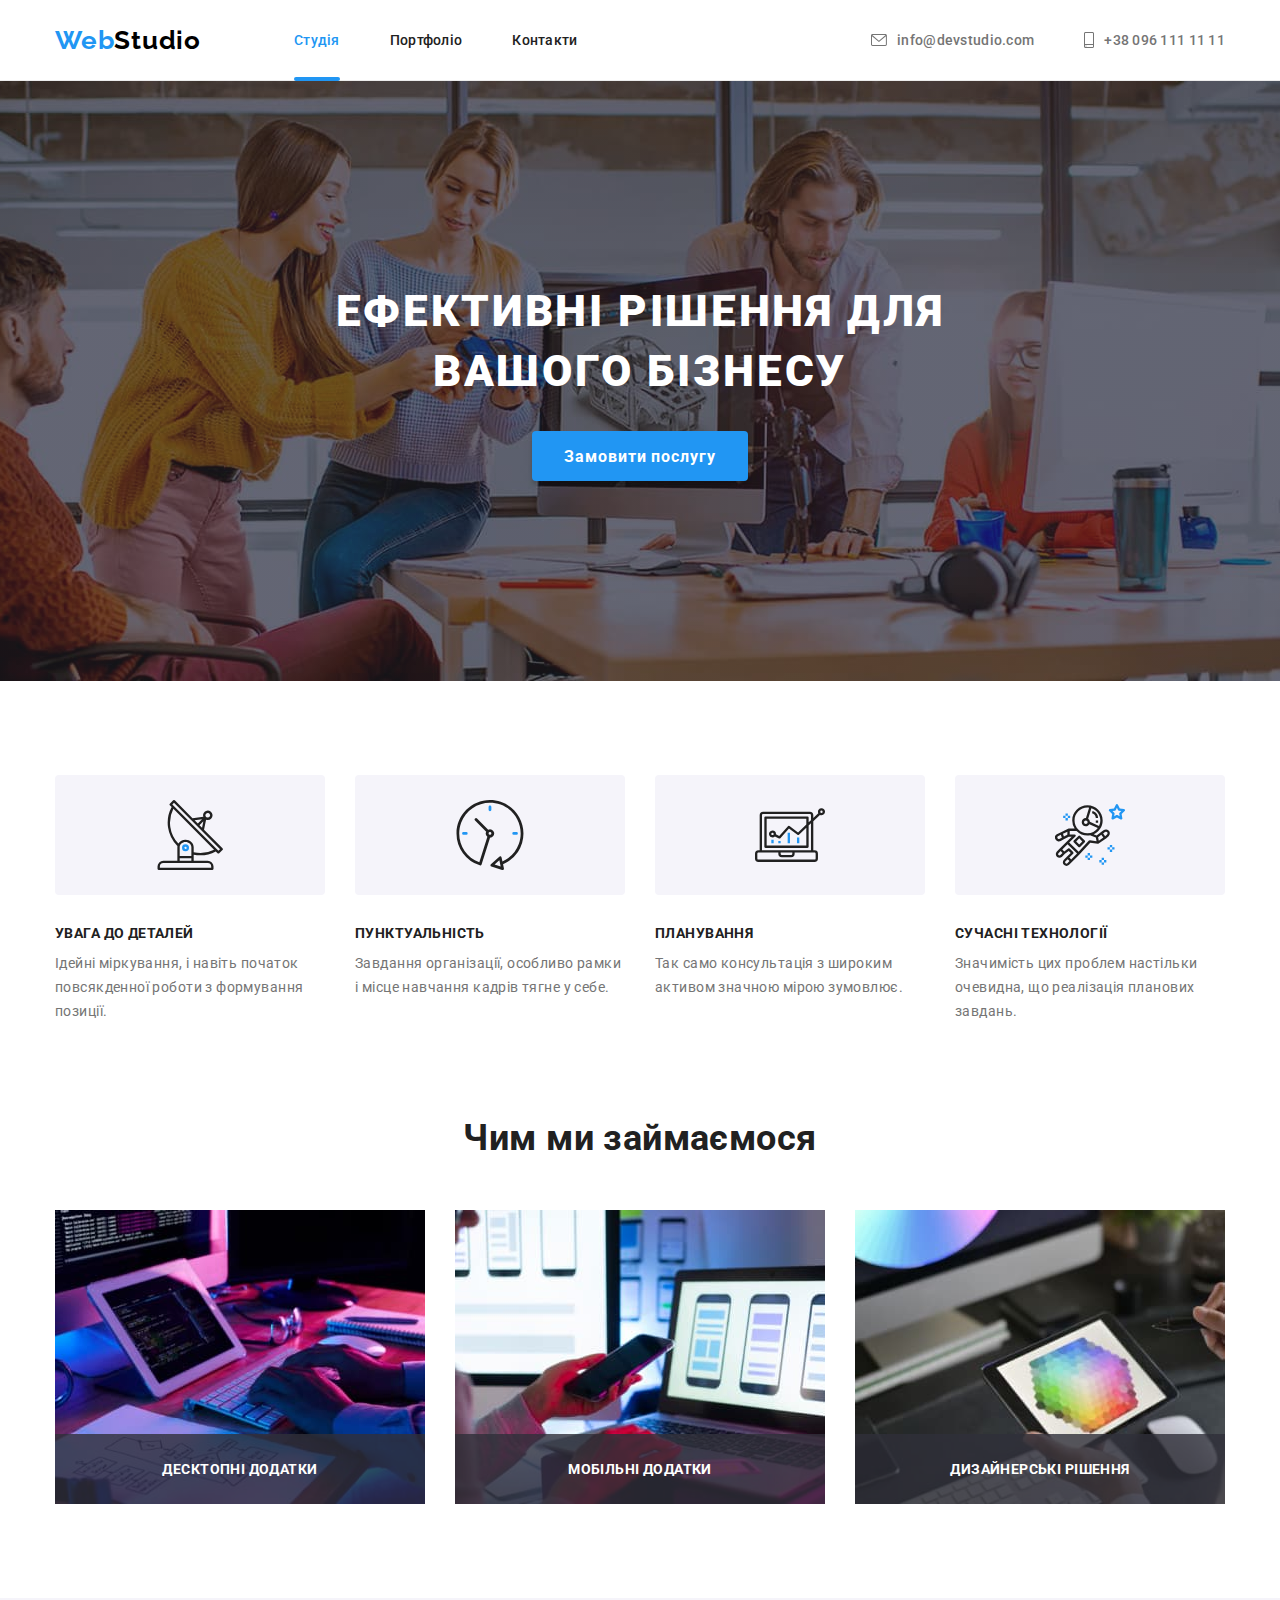
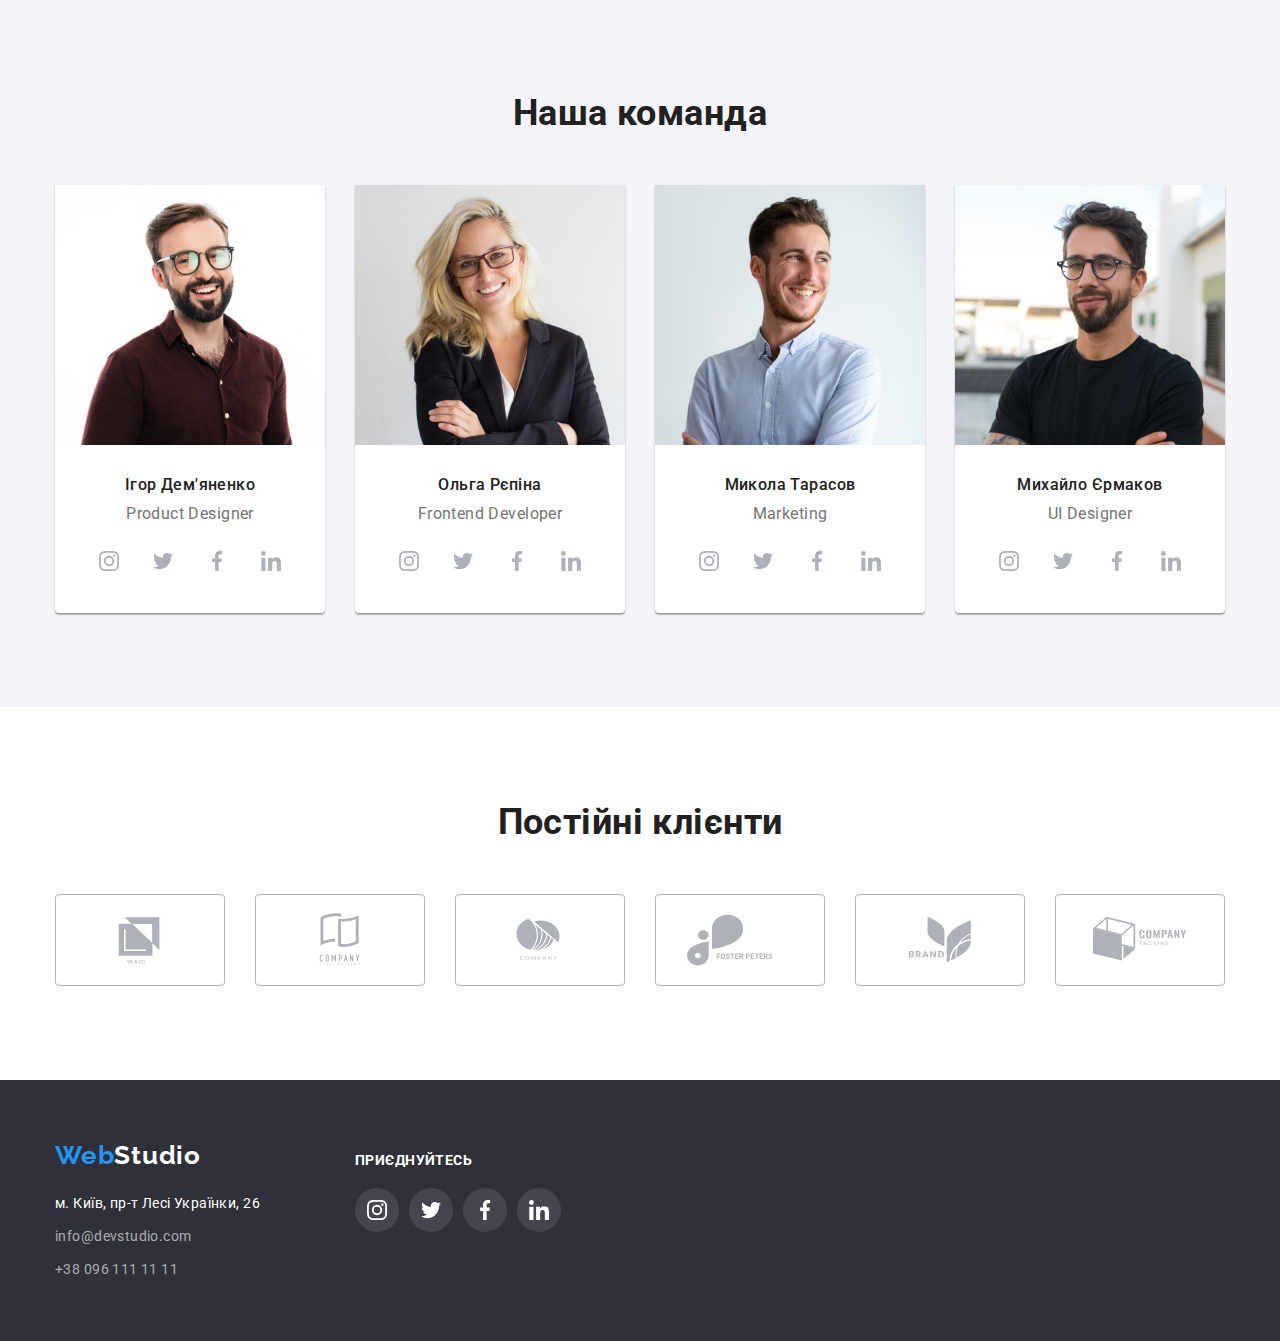
<file: index.html>
<!DOCTYPE html>
<html lang="uk">
	<head>
		<meta charset="UTF-8" />
		<meta http-equiv="X-UA-Compatible" content="IE=edge" />
		<meta name="viewport" content="width=device-width, initial-scale=1.0" />
		<title>WebStudio</title>
		<link rel="preconnect" href="https://fonts.googleapis.com" />
		<link rel="preconnect" href="https://fonts.gstatic.com" crossorigin />
		<link
			href="https://fonts.googleapis.com/css2?family=Raleway:wght@700&family=Roboto:wght@400;500;700;900&display=swap"
			rel="stylesheet"
		/>
		<link rel="stylesheet" href="https://cdn.jsdelivr.net/npm/modern-normalize@1.1.0/modern-normalize.min.css" />
		<link rel="stylesheet" href="./css/styles.css" />
	</head>

	<body>
		<header class="page-header">
			<div class="container header-flex">
				<nav class="main-nav">
					<!-- prettier-ignore -->
					<a href="./index.html" class="logo"><span class="logo-web">Web</span>Studio
				</a>
					<ul class="site-nav list">
						<li class="item">
							<a href="./index.html" class="link current">Студія</a>
						</li>
						<li class="item">
							<a href="./portfolio.html" class="link">Портфоліо</a>
						</li>
						<li class="item"><a href="" class="link">Контакти</a></li>
					</ul>
				</nav>
				<div class="nav-contacts">
					<a href="mailto:info@devstudio.com" class="contact link">
						<svg width="16" height="12" class="contact-icon">
							<use href="./images/icons.svg#envelope"></use>
						</svg>
						info@devstudio.com
					</a>
					<a href="tel:380961111111" class="contact link">
						<svg width="10" height="16" class="contact-icon">
							<use href="./images/icons.svg#smartphone"></use>
						</svg>
						+38 096 111 11 11
					</a>
				</div>
			</div>
		</header>
		<main>
			<section class="hero section">
				<div class="container">
					<h1 class="header">
						Ефективні рішення для
						<br />
						вашого бізнесу
					</h1>
					<button type="button" class="button" data-modal-open>Замовити послугу</button>
				</div>
			</section>
			<section class="section">
				<div class="container">
					<h2 class="visually-hidden">Особливості</h2>
					<ul class="list features">
						<li class="item">
							<div class="feature-logo">
								<svg width="70" height="70">
									<use href="./images/icons.svg#antenna"></use>
								</svg>
							</div>
							<h3 class="feature-subheader">Увага до деталей</h3>
							<p class="text">Ідейні міркування, і навіть початок повсякденної роботи з формування позиції.</p>
						</li>
						<li class="item">
							<div class="feature-logo">
								<svg width="70" height="70">
									<use href="./images/icons.svg#clock"></use>
								</svg>
							</div>
							<h3 class="feature-subheader">Пунктуальність</h3>
							<p class="text">Завдання організації, особливо рамки і місце навчання кадрів тягне у себе.</p>
						</li>
						<li class="item">
							<div class="feature-logo">
								<svg width="70" height="70">
									<use href="./images/icons.svg#diagram"></use>
								</svg>
							</div>
							<h3 class="feature-subheader">Планування</h3>
							<p class="text">Так само консультація з широким активом значною мірою зумовлює.</p>
						</li>
						<li class="item">
							<div class="feature-logo">
								<svg width="70" height="70">
									<use href="./images/icons.svg#astronaut"></use>
								</svg>
							</div>
							<h3 class="feature-subheader">Сучасні технології</h3>
							<p class="text">Значимість цих проблем настільки очевидна, що реалізація планових завдань.</p>
						</li>
					</ul>
				</div>
			</section>
			<section class="section work">
				<div class="container">
					<h2 class="work-header">Чим ми займаємося</h2>
					<ul class="list works">
						<li class="work-item">
							<img src="./images/img-1.jpg" alt="Планування" width="370" />
							<div class="overlay">
								<p class="overlay-text">Десктопні додатки</p>
							</div>
						</li>
						<li class="work-item">
							<img src="./images/img-2.jpg" alt="Розробка" width="370" />
							<div class="overlay">
								<p class="overlay-text">Мобільні додатки</p>
							</div>
						</li>
						<li class="work-item">
							<img src="./images/img-3.jpg" alt="Дизайн" width="370" />
							<div class="overlay">
								<p class="overlay-text">Дизайнерські рішення</p>
							</div>
						</li>
					</ul>
				</div>
			</section>
			<section class="section team">
				<div class="container">
					<h2 class="team-header">Наша команда</h2>
					<ul class="list workers">
						<li class="item">
							<img src="./images/team-1.jpg" alt="Ігор Дем'яненко" width="270" />
							<div class="about">
								<h3 class="member">Ігор Дем'яненко</h3>
								<p class="job">Product Designer</p>
								<ul class="list team-social">
									<li>
										<a
											class="team-social-link link"
											href="https://www.instagram.com/"
											aria-label="Іконка Instagram"
											target="_blank"
											rel="noopener noreferrer nofollow"
										>
											<svg class="social-icon" width="20" height="20">
												<use href="./images/icons.svg#instagram"></use>
											</svg>
										</a>
									</li>
									<li>
										<a
											class="team-social-link link"
											href="https://twitter.com/"
											aria-label="Іконка Twitter"
											target="_blank"
											rel="noopener noreferrer nofollow"
										>
											<svg class="social-icon" width="20" height="20">
												<use href="./images/icons.svg#twitter"></use>
											</svg>
										</a>
									</li>
									<li>
										<a
											class="team-social-link link"
											href="https://www.facebook.com/"
											aria-label="Іконка Facebook"
											target="_blank"
											rel="noopener noreferrer nofollow"
										>
											<svg class="social-icon" width="20" height="20">
												<use href="./images/icons.svg#facebook"></use>
											</svg>
										</a>
									</li>
									<li>
										<a
											class="team-social-link link"
											href="https://ua.linkedin.com/"
											aria-label="Іконка Linkedin"
											target="_blank"
											rel="noopener noreferrer nofollow"
										>
											<svg class="social-icon" width="20" height="20">
												<use href="./images/icons.svg#linkedin"></use>
											</svg>
										</a>
									</li>
								</ul>
							</div>
						</li>
						<li class="item">
							<img src="./images/team-2.jpg" alt="Ольга Рєпіна" width="270" />
							<div class="about">
								<h3 class="member">Ольга Рєпіна</h3>
								<p class="job">Frontend Developer</p>
								<ul class="list team-social">
									<li>
										<a
											class="team-social-link link"
											href="https://www.instagram.com/"
											aria-label="Іконка Instagram"
											target="_blank"
											rel="noopener noreferrer nofollow"
										>
											<svg class="social-icon" width="20" height="20">
												<use href="./images/icons.svg#instagram"></use>
											</svg>
										</a>
									</li>
									<li>
										<a
											class="team-social-link link"
											href="https://twitter.com/"
											aria-label="Іконка Twitter"
											target="_blank"
											rel="noopener noreferrer nofollow"
										>
											<svg class="social-icon" width="20" height="20">
												<use href="./images/icons.svg#twitter"></use>
											</svg>
										</a>
									</li>
									<li>
										<a
											class="team-social-link link"
											href="https://www.facebook.com/"
											aria-label="Іконка Facebook"
											target="_blank"
											rel="noopener noreferrer nofollow"
										>
											<svg class="social-icon" width="20" height="20">
												<use href="./images/icons.svg#facebook"></use>
											</svg>
										</a>
									</li>
									<li>
										<a
											class="team-social-link link"
											href="https://ua.linkedin.com/"
											aria-label="Іконка Linkedin"
											target="_blank"
											rel="noopener noreferrer nofollow"
										>
											<svg class="social-icon" width="20" height="20">
												<use href="./images/icons.svg#linkedin"></use>
											</svg>
										</a>
									</li>
								</ul>
							</div>
						</li>
						<li class="item">
							<img src="./images/team-3.jpg" alt="Микола Тарасов" width="270" />
							<div class="about">
								<h3 class="member">Микола Тарасов</h3>
								<p class="job">Marketing</p>
								<ul class="list team-social">
									<li>
										<a
											class="team-social-link link"
											href="https://www.instagram.com/"
											aria-label="Іконка Instagram"
											target="_blank"
											rel="noopener noreferrer nofollow"
										>
											<svg class="social-icon" width="20" height="20">
												<use href="./images/icons.svg#instagram"></use>
											</svg>
										</a>
									</li>
									<li>
										<a
											class="team-social-link link"
											href="https://twitter.com/"
											aria-label="Іконка Twitter"
											target="_blank"
											rel="noopener noreferrer nofollow"
										>
											<svg class="social-icon" width="20" height="20">
												<use href="./images/icons.svg#twitter"></use>
											</svg>
										</a>
									</li>
									<li>
										<a
											class="team-social-link link"
											href="https://www.facebook.com/"
											aria-label="Іконка Facebook"
											target="_blank"
											rel="noopener noreferrer nofollow"
										>
											<svg class="social-icon" width="20" height="20">
												<use href="./images/icons.svg#facebook"></use>
											</svg>
										</a>
									</li>
									<li>
										<a
											class="team-social-link link"
											href="https://ua.linkedin.com/"
											aria-label="Іконка Linkedin"
											target="_blank"
											rel="noopener noreferrer nofollow"
										>
											<svg class="social-icon" width="20" height="20">
												<use href="./images/icons.svg#linkedin"></use>
											</svg>
										</a>
									</li>
								</ul>
							</div>
						</li>
						<li class="item">
							<img src="./images/team-4.jpg" alt="Михайло Єрмаков" width="270" />
							<div class="about">
								<h3 class="member">Михайло Єрмаков</h3>
								<p class="job">UI Designer</p>
								<ul class="list team-social">
									<li>
										<a
											class="team-social-link link"
											href="https://www.instagram.com/"
											aria-label="Іконка Instagram"
											target="_blank"
											rel="noopener noreferrer nofollow"
										>
											<svg class="social-icon" width="20" height="20">
												<use href="./images/icons.svg#instagram"></use>
											</svg>
										</a>
									</li>
									<li>
										<a
											class="team-social-link link"
											href="https://twitter.com/"
											aria-label="Іконка Twitter"
											target="_blank"
											rel="noopener noreferrer nofollow"
										>
											<svg class="social-icon" width="20" height="20">
												<use href="./images/icons.svg#twitter"></use>
											</svg>
										</a>
									</li>
									<li>
										<a
											class="team-social-link link"
											href="https://www.facebook.com/"
											aria-label="Іконка Facebook"
											target="_blank"
											rel="noopener noreferrer nofollow"
										>
											<svg class="social-icon" width="20" height="20">
												<use href="./images/icons.svg#facebook"></use>
											</svg>
										</a>
									</li>
									<li>
										<a
											class="team-social-link link"
											href="https://ua.linkedin.com/"
											aria-label="Іконка Linkedin"
											target="_blank"
											rel="noopener noreferrer nofollow"
										>
											<svg class="social-icon" width="20" height="20">
												<use href="./images/icons.svg#linkedin"></use>
											</svg>
										</a>
									</li>
								</ul>
							</div>
						</li>
					</ul>
				</div>
			</section>
			<section class="section our-clients">
				<div class="container">
					<h2 class="work-header">Постійні клієнти</h2>
					<ul class="list clients-list">
						<li class="client">
							<a class="link client-link" href="">
								<svg class="client-logo" width="106" height="60">
									<use href="./images/icons.svg#client-1"></use>
								</svg>
							</a>
						</li>
						<li class="client">
							<a class="link client-link" href="">
								<svg class="client-logo" width="106" height="60">
									<use href="./images/icons.svg#client-2"></use>
								</svg>
							</a>
						</li>
						<li class="client">
							<a class="link client-link" href="">
								<svg class="client-logo" width="106" height="60">
									<use href="./images/icons.svg#client-3"></use>
								</svg>
							</a>
						</li>
						<li class="client">
							<a class="link client-link" href="">
								<svg class="client-logo" width="106" height="60">
									<use href="./images/icons.svg#client-4"></use>
								</svg>
							</a>
						</li>
						<li class="client">
							<a class="link client-link" href="">
								<svg class="client-logo" width="106" height="60">
									<use href="./images/icons.svg#client-5"></use>
								</svg>
							</a>
						</li>
						<li class="client">
							<a class="link client-link" href="">
								<svg class="client-logo" width="106" height="60">
									<use href="./images/icons.svg#client-6"></use>
								</svg>
							</a>
						</li>
					</ul>
				</div>
			</section>
		</main>
		<footer class="site-footer">
			<div class="container footer-container">
				<div class="container-adress">
					<!-- prettier-ignore -->
					<a href="./index.html" class="logo site-footer-logo"><span class="logo-web">Web</span>Studio</a>
					<address class="address">
						<a
							href="https://goo.gl/maps/S7qXXixfhNyc4wEfA"
							class="link address-link"
							target="_blank"
							rel="noopener noreferrer nofollow"
						>
							м. Київ, пр-т Лесі Українки, 26
						</a>
						<a href="mailto:info@devstudio.com" class="contact-link link">info@devstudio.com</a>
						<a href="tel:380961111111" class="contact-link link">+38 096 111 11 11</a>
					</address>
				</div>
				<div class="container-socials">
					<h2 class="join-us">Приєднуйтесь</h2>
					<ul class="list footer-socials">
						<li>
							<a
								class="social-link link"
								href="https://www.instagram.com/"
								aria-label="Іконка Instagram"
								target="_blank"
								rel="noopener noreferrer nofollow"
							>
								<svg class="social-icon" width="20" height="20">
									<use href="./images/icons.svg#instagram"></use>
								</svg>
							</a>
						</li>
						<li>
							<a
								class="social-link link"
								href="https://twitter.com/"
								aria-label="Іконка Twitter"
								target="_blank"
								rel="noopener noreferrer nofollow"
							>
								<svg class="social-icon" width="20" height="20">
									<use href="./images/icons.svg#twitter"></use>
								</svg>
							</a>
						</li>
						<li>
							<a
								class="social-link link"
								href="https://www.facebook.com/"
								aria-label="Іконка Facebook"
								target="_blank"
								rel="noopener noreferrer nofollow"
							>
								<svg class="social-icon" width="20" height="20">
									<use href="./images/icons.svg#facebook"></use>
								</svg>
							</a>
						</li>
						<li>
							<a
								class="social-link link"
								href="https://ua.linkedin.com/"
								aria-label="Іконка Linkedin"
								target="_blank"
								rel="noopener noreferrer nofollow"
							>
								<svg class="social-icon" width="20" height="20">
									<use href="./images/icons.svg#linkedin"></use>
								</svg>
							</a>
						</li>
					</ul>
				</div>
			</div>
		</footer>

		<!-- Modal window -->
		<div class="backdrop is-hidden" data-modal>
			<div class="modal">
				<button class="modal-btn" data-modal-close>
					<svg class="modal-icon" width="11" height="11">
						<use href="./images/icons.svg#icon-close"></use>
					</svg>
				</button>
			</div>
		</div>

		<script src="./js/modal.js"></script>
	</body>
</html>
</file>
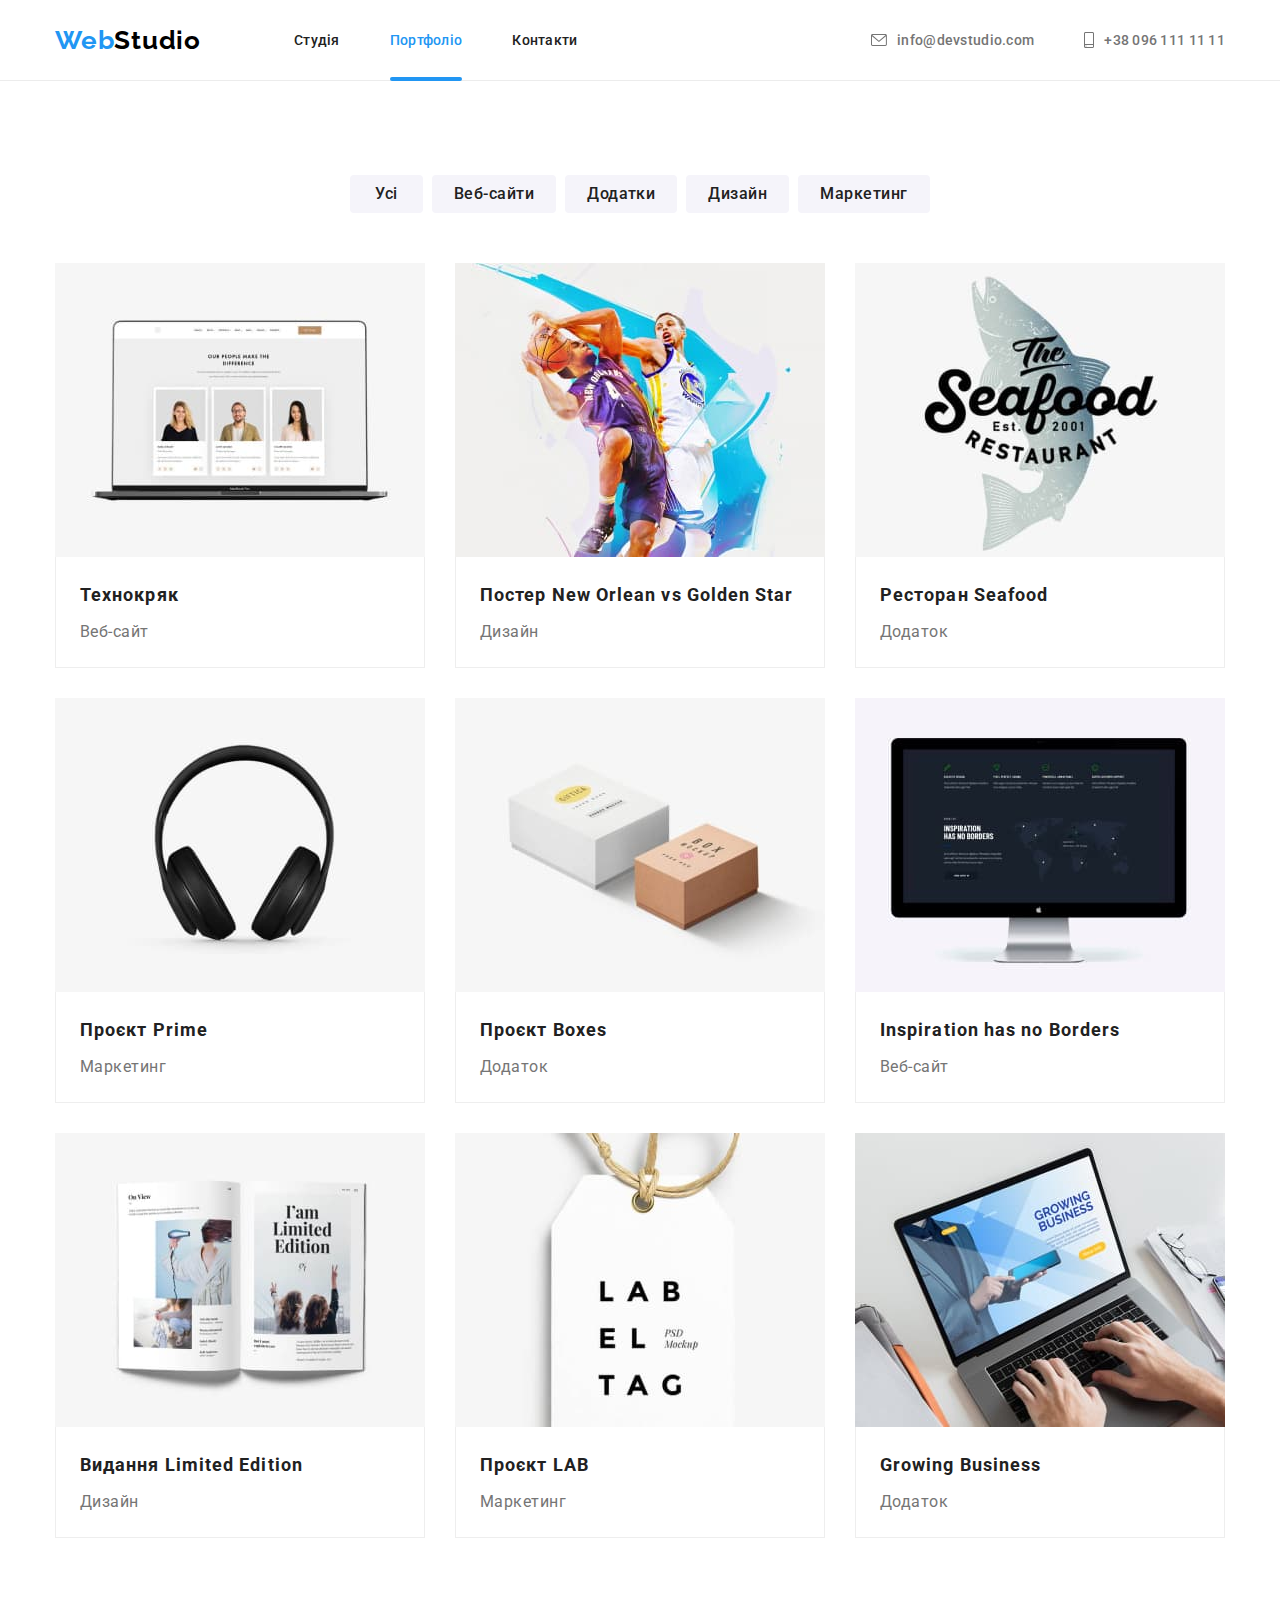
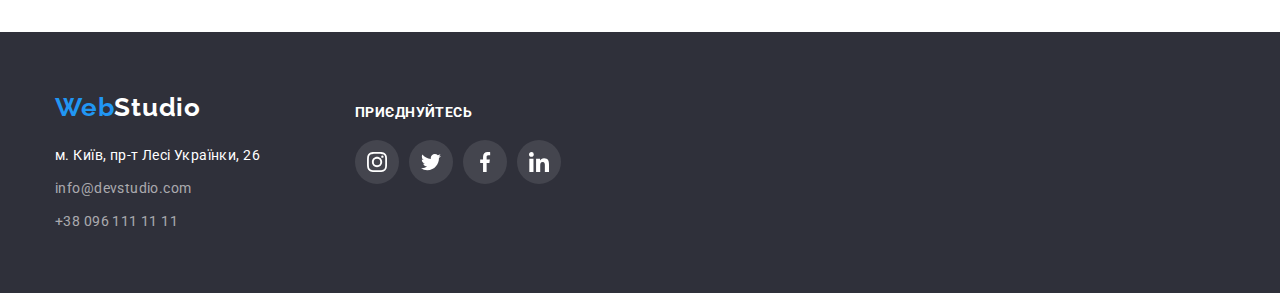
<file: portfolio.html>
<!DOCTYPE html>
<html lang="uk">
	<head>
		<meta charset="UTF-8" />
		<meta http-equiv="X-UA-Compatible" content="IE=edge" />
		<meta name="viewport" content="width=device-width, initial-scale=1.0" />
		<title>WebStudio</title>
		<link rel="preconnect" href="https://fonts.googleapis.com" />
		<link rel="preconnect" href="https://fonts.gstatic.com" crossorigin />
		<link
			href="https://fonts.googleapis.com/css2?family=Raleway:wght@700&family=Roboto:wght@400;500;700;900&display=swap"
			rel="stylesheet"
		/>
		<link rel="stylesheet" href="https://cdn.jsdelivr.net/npm/modern-normalize@1.1.0/modern-normalize.min.css" />
		<link rel="stylesheet" href="./css/styles.css" />
	</head>
	<body>
		<header class="page-header">
			<div class="container header-flex">
				<nav class="main-nav">
					<!-- prettier-ignore -->
					<a href="./index.html" class="logo"><span class="logo-web">Web</span>Studio
					</a>
					<ul class="site-nav list">
						<li class="item"><a href="./index.html" class="link">Студія</a></li>
						<li class="item"><a href="./portfolio.html" class="link current">Портфоліо</a></li>
						<li class="item"><a href="" class="link">Контакти</a></li>
					</ul>
				</nav>
				<div class="nav-contacts">
					<a href="mailto:info@devstudio.com" class="contact link">
						<svg width="16" height="12" class="contact-icon">
							<use href="./images/icons.svg#envelope"></use>
						</svg>
						info@devstudio.com
					</a>
					<a href="tel:380961111111" class="contact link">
						<svg width="10" height="16" class="contact-icon">
							<use href="./images/icons.svg#smartphone"></use>
						</svg>
						+38 096 111 11 11
					</a>
				</div>
			</div>
		</header>
		<main>
			<section class="section">
				<div class="container">
					<h1 class="visually-hidden portfolio">Портфоліо</h1>
					<ul class="list btn-group">
						<li><button type="button" class="btn btn-first">Усі</button></li>
						<li><button type="button" class="btn">Веб-сайти</button></li>
						<li><button type="button" class="btn">Додатки</button></li>
						<li><button type="button" class="btn">Дизайн</button></li>
						<li><button type="button" class="btn">Маркетинг</button></li>
					</ul>
					<ul class="list cards">
						<li class="card">
							<a href="" class="link">
								<div class="card-thumb">
									<img src="./images/portfolio-1.jpg" alt="Технокряк" height="294" width="370" />
									<div class="card-overlay">
										<p class="card-overlay-text">
											Ресурс пропонує комплексні пропозиції з різним рівнем функціоналу та сервісів. Все це дозволить
											відвідувачу отримати вичерпні відомості про компанію чи приватну особу.
										</p>
									</div>
								</div>
								<div class="text">
									<h2 class="card-header">Технокряк</h2>
									<p class="discription">Веб-сайт</p>
								</div>
							</a>
						</li>
						<li class="card">
							<a href="" class="link">
								<div class="card-thumb">
									<img src="./images/portfolio-2.jpg" alt="Постер" height="294" width="370" />
									<div class="card-overlay">
										<p class="card-overlay-text">
											Ресурс пропонує комплексні пропозиції з різним рівнем функціоналу та сервісів. Все це дозволить
											відвідувачу отримати вичерпні відомості про компанію чи приватну особу.
										</p>
									</div>
								</div>
								<div class="text">
									<h2 class="card-header">Постер New Orlean vs Golden Star</h2>
									<p class="discription">Дизайн</p>
								</div>
							</a>
						</li>
						<li class="card">
							<a href="" class="link">
								<div class="card-thumb">
									<img src="./images/portfolio-3.jpg" alt="Ресторан" height="294" width="370" />
									<div class="card-overlay">
										<p class="card-overlay-text">
											Ресурс пропонує комплексні пропозиції з різним рівнем функціоналу та сервісів. Все це дозволить
											відвідувачу отримати вичерпні відомості про компанію чи приватну особу.
										</p>
									</div>
								</div>
								<div class="text">
									<h2 class="card-header">Ресторан Seafood</h2>
									<p class="discription">Додаток</p>
								</div>
							</a>
						</li>
						<li class="card">
							<a href="" class="link">
								<div class="card-thumb">
									<img src="./images/portfolio-4.jpg" alt="Навушники" height="294" width="370" />
									<div class="card-overlay">
										<p class="card-overlay-text">
											Ресурс пропонує комплексні пропозиції з різним рівнем функціоналу та сервісів. Все це дозволить
											відвідувачу отримати вичерпні відомості про компанію чи приватну особу.
										</p>
									</div>
								</div>
								<div class="text">
									<h2 class="card-header">Проєкт Prime</h2>
									<p class="discription">Маркетинг</p>
								</div>
							</a>
						</li>
						<li class="card">
							<a href="" class="link">
								<div class="card-thumb">
									<img src="./images/portfolio-5.jpg" alt="Коробки" height="294" width="370" />
									<div class="card-overlay">
										<p class="card-overlay-text">
											Ресурс пропонує комплексні пропозиції з різним рівнем функціоналу та сервісів. Все це дозволить
											відвідувачу отримати вичерпні відомості про компанію чи приватну особу.
										</p>
									</div>
								</div>
								<div class="text">
									<h2 class="card-header">Проєкт Boxes</h2>
									<p class="discription">Додаток</p>
								</div>
							</a>
						</li>
						<li class="card">
							<a href="" class="link">
								<div class="card-thumb">
									<img src="./images/portfolio-6.jpg" alt="Веб-сайт" height="294" width="370" />
									<div class="card-overlay">
										<p class="card-overlay-text">
											Ресурс пропонує комплексні пропозиції з різним рівнем функціоналу та сервісів. Все це дозволить
											відвідувачу отримати вичерпні відомості про компанію чи приватну особу.
										</p>
									</div>
								</div>
								<div class="text">
									<h2 class="card-header">Inspiration has no Borders</h2>
									<p class="discription">Веб-сайт</p>
								</div>
							</a>
						</li>
						<li class="card">
							<a href="" class="link">
								<div class="card-thumb">
									<img src="./images/portfolio-7.jpg" alt="Книга" height="294" width="370" />
									<div class="card-overlay">
										<p class="card-overlay-text">
											Ресурс пропонує комплексні пропозиції з різним рівнем функціоналу та сервісів. Все це дозволить
											відвідувачу отримати вичерпні відомості про компанію чи приватну особу.
										</p>
									</div>
								</div>
								<div class="text">
									<h2 class="card-header">Видання Limited Edition</h2>
									<p class="discription">Дизайн</p>
								</div>
							</a>
						</li>
						<li class="card">
							<a href="" class="link">
								<div class="card-thumb">
									<img src="./images/portfolio-8.jpg" alt="Ярлик" height="294" width="370" />
									<div class="card-overlay">
										<p class="card-overlay-text">
											Ресурс пропонує комплексні пропозиції з різним рівнем функціоналу та сервісів. Все це дозволить
											відвідувачу отримати вичерпні відомості про компанію чи приватну особу.
										</p>
									</div>
								</div>
								<div class="text">
									<h2 class="card-header">Проєкт LAB</h2>
									<p class="discription">Маркетинг</p>
								</div>
							</a>
						</li>
						<li class="card">
							<a href="" class="link">
								<div class="card-thumb">
									<img src="./images/portfolio-9.jpg" alt="Ноутбук" height="294" width="370" />
									<div class="card-overlay">
										<p class="card-overlay-text">
											Ресурс пропонує комплексні пропозиції з різним рівнем функціоналу та сервісів. Все це дозволить
											відвідувачу отримати вичерпні відомості про компанію чи приватну особу.
										</p>
									</div>
								</div>
								<div class="text">
									<h2 class="card-header">Growing Business</h2>
									<p class="discription">Додаток</p>
								</div>
							</a>
						</li>
					</ul>
				</div>
			</section>
		</main>
		<footer class="site-footer">
			<div class="container footer-container">
				<div class="container-adress">
					<!-- prettier-ignore -->
					<a href="./index.html" class="logo site-footer-logo"><span class="logo-web">Web</span>Studio</a>
					<address class="address">
						<a
							href="https://goo.gl/maps/S7qXXixfhNyc4wEfA"
							class="link address-link"
							target="_blank"
							rel="noopener noreferrer nofollow"
						>
							м. Київ, пр-т Лесі Українки, 26
						</a>
						<a href="mailto:info@devstudio.com" class="contact-link link">info@devstudio.com</a>
						<a href="tel:380961111111" class="contact-link link">+38 096 111 11 11</a>
					</address>
				</div>
				<div class="container-socials">
					<h2 class="join-us">Приєднуйтесь</h2>
					<ul class="list footer-socials">
						<li>
							<a
								class="social-link link"
								href="https://www.instagram.com/"
								aria-label="Іконка Instagram"
								target="_blank"
								rel="noopener noreferrer nofollow"
							>
								<svg class="social-icon" width="20" height="20">
									<use href="./images/icons.svg#instagram"></use>
								</svg>
							</a>
						</li>
						<li>
							<a
								class="social-link link"
								href="https://twitter.com/"
								aria-label="Іконка Twitter"
								target="_blank"
								rel="noopener noreferrer nofollow"
							>
								<svg class="social-icon" width="20" height="20">
									<use href="./images/icons.svg#twitter"></use>
								</svg>
							</a>
						</li>
						<li>
							<a
								class="social-link link"
								href="https://www.facebook.com/"
								aria-label="Іконка Facebook"
								target="_blank"
								rel="noopener noreferrer nofollow"
							>
								<svg class="social-icon" width="20" height="20">
									<use href="./images/icons.svg#facebook"></use>
								</svg>
							</a>
						</li>
						<li>
							<a
								class="social-link link"
								href="https://ua.linkedin.com/"
								aria-label="Іконка Linkedin"
								target="_blank"
								rel="noopener noreferrer nofollow"
							>
								<svg class="social-icon" width="20" height="20">
									<use href="./images/icons.svg#linkedin"></use>
								</svg>
							</a>
						</li>
					</ul>
				</div>
			</div>
		</footer>
	</body>
</html>
</file>
<file: css/styles.css>
/* accent #2196F3
   text color #757575
   header color #212121
   secondary background #2F303A
   */
:root {
	--accent-color: #2196f3;
	--active-button: #188ce8;
	--header-color: #212121;
	--main-text-color: #757575;
	--main-background: #ffffff;
	--secondary-backgound: #2f303a;
	--team-background: #f5f4fa;
	--animation-type: 250ms cubic-bezier(0.4, 0, 0.2, 1);
}

body {
	font-family: "Roboto", sans-serif;
	font-size: 14px;
	letter-spacing: 0.03em;
	color: var(--main-text-color);
	background-color: var(--main-background);
}

/* Reset start */
h1,
h2,
h3,
h4,
h5,
h6,
p {
	margin: 0;
}
.list {
	list-style: none;
	margin: 0;
	padding: 0;
}

img {
	display: block;
	max-width: 100%;
	height: auto;
}
.link {
	text-decoration: none;
}
/* Reset end */

.visually-hidden {
	position: absolute;
	white-space: nowrap;
	width: 1px;
	height: 1px;
	overflow: hidden;
	border: 0;
	padding: 0;
	clip: rect(0 0 0 0);
	clip-path: inset(50%);
	margin: -1px;
}

.container {
	width: 1200px;
	padding-left: 15px;
	padding-right: 15px;
	margin-top: 0;
	margin-bottom: 0;
	margin-left: auto;
	margin-right: auto;
}
.section {
	padding-top: 94px;
	padding-bottom: 94px;
}

/* Header */
.page-header {
	border-bottom: 1px solid #ececec;
}
.logo {
	font-family: "Raleway", sans-serif;
	font-style: normal;
	font-weight: 700;
	font-size: 26px;
	text-decoration: none;
	line-height: calc(31 / 26);
	letter-spacing: 0.03em;
	color: #000000;
}
.logo-web {
	color: var(--accent-color);
}
.site-nav {
	display: flex;
	margin-left: 93px;
	margin-right: auto;
}
.contact.link {
	display: flex;
	align-items: center;
	justify-content: center;
	gap: 10px;
	padding-top: 32px;
	padding-bottom: 32px;
	color: var(--main-text-color);
}
.contact-icon {
	fill: currentColor;
}
.site-nav .item:not(:last-child) {
	margin-right: 50px;
}
.site-nav .link {
	display: block;
	color: var(--header-color);
	font-weight: 500;
	line-height: calc(16 / 14);
	letter-spacing: 0.02em;
	padding-top: 32px;
	padding-bottom: 32px;
	transition-property: color;
	transition-duration: 250ms;
	transition-timing-function: cubic-bezier(0.4, 0, 0.2, 1);
}
.contact {
	color: var(--main-text-color);
	font-weight: 500;
	line-height: calc(16 / 14);
	letter-spacing: 0.02em;
	transition: color var(--animation-type);
}
.site-nav .link.current {
	color: var(--accent-color);
	position: relative;
}
.site-nav .link.current::after {
	content: "";
	display: block;
	position: absolute;
	bottom: -1px;
	left: 0;
	width: 100%;
	height: 4px;
	border-radius: 2px;
	background-color: var(--accent-color);
}
.nav-contacts {
	display: flex;
	margin-left: auto;
}
.nav-contacts .contact + .contact {
	margin-left: 50px;
}
.main-nav {
	display: flex;
	align-items: center;
}
.header-flex {
	display: flex;
	align-items: center;
}
.site-nav .link:hover,
.contact:hover,
.site-nav .link:focus,
.contact:focus {
	color: var(--accent-color);
}

/* Main */
/* Hero */
.hero {
	background-color: var(--secondary-backgound);
	background-image: linear-gradient(to top, rgba(47, 48, 58, 0.4), rgba(47, 48, 58, 0.4)), url(../images/hero.jpg);
	background-repeat: no-repeat;
	background-position: center;
	max-width: 1600px;

	text-align: center;
	margin-left: auto;
	margin-right: auto;
	padding-top: 200px;
	padding-bottom: 200px;
}
.hero .header {
	margin-bottom: 30px;
	font-weight: 900;
	font-size: 44px;
	line-height: calc(60 / 44);
	letter-spacing: 0.06em;
	text-transform: uppercase;
	color: #ffffff;
}
.hero .button {
	min-width: 216px;
	height: 50px;
	padding: 10px 31px;
	font-family: inherit;
	font-weight: 700;
	font-size: 16px;
	line-height: calc(30 / 16);
	align-items: center;
	text-align: center;
	letter-spacing: 0.06em;
	color: var(--main-background);
	background-color: var(--accent-color);
	box-shadow: 0px 4px 4px rgba(0, 0, 0, 0.15);
	border: 1px solid transparent;
	border-radius: 4px;
	cursor: pointer;
	transition: background-color var(--animation-type);
}
.hero .button:hover,
.hero .button:focus {
	background-color: var(--active-button);
}
/* Features */
.features {
	display: flex;
}
.feature-logo {
	display: flex;
	align-items: center;
	justify-content: center;
	width: 270px;
	height: 120px;
	background-color: var(--team-background);
	margin-bottom: 30px;
	border-radius: 4px;
}
.features .item {
	width: 270px;
	margin-right: 30px;
}
.features .item:last-child {
	margin-right: 0;
}
.feature-subheader {
	font-size: 14px;
	line-height: calc(16 / 14);
	text-transform: uppercase;
	color: var(--header-color);
	margin-bottom: 10px;
}
.features .text {
	line-height: calc(24 / 14);
}
/* Work */
.work {
	padding-top: 0;
}
.work-item {
	position: relative;
	margin-right: 30px;
}
.work-item:last-child {
	margin-right: 0;
}
.works {
	display: flex;
}
.overlay {
	position: absolute;
	width: 100%;
	bottom: 0;
	padding-top: 27px;
	padding-bottom: 27px;
	background-color: rgba(47, 48, 58, 0.8);
	/* backdrop-filter: blur(2px); */
}
.overlay-text {
	text-align: center;
	font-weight: 700;
	line-height: calc(16 / 14);
	text-transform: uppercase;
	color: var(--main-background);
}
.work-header,
.team-header {
	font-size: 36px;
	line-height: calc(43 / 36);
	text-align: center;
	color: var(--header-color);
	margin-bottom: 50px;
}
/* Team */
.team {
	background-color: var(--team-background);
}
.workers {
	display: flex;
}
.workers .item {
	width: 270px;
	margin-right: 30px;
	background-color: var(--main-background);
	border-radius: 0px 0px 4px 4px;
	box-shadow: 0px 1px 3px rgba(0, 0, 0, 0.12), 0px 1px 1px rgba(0, 0, 0, 0.14), 0px 2px 1px rgba(0, 0, 0, 0.2);
}
.workers .item:last-child {
	margin-right: 0;
}
.team .member {
	font-weight: 500;
	font-size: 16px;
	line-height: calc(19 / 16);
	text-align: center;
	color: var(--header-color);
	margin-bottom: 10px;
}
.job {
	font-weight: 400;
	font-size: 16px;
	line-height: calc(19 / 16);
	text-align: center;
	margin-bottom: 16px;
}
.team-social {
	display: flex;
	align-items: center;
	justify-content: center;
	gap: 10px;
}
.team-social-link {
	display: flex;
	align-items: center;
	justify-content: center;
	width: 44px;
	height: 44px;
	color: #afb1b8;
	background-color: var(--main-background);
	border-radius: 50%;
	transition: color var(--animation-type), background-color var(--animation-type);
}
.team .social-icon {
	fill: currentColor;
}
.team-social-link:hover,
.team-social-link:focus {
	background-color: var(--accent-color);
	color: var(--main-background);
}
.team .about {
	padding-top: 30px;
	padding-bottom: 30px;
}
/* Our clients */
.clients-list {
	display: flex;
	justify-content: center;
	gap: 30px;
}
.client-link {
	display: flex;
	width: 170px;
	height: 92px;
	align-items: center;
	justify-content: center;
	border: 1px solid #afb1b8;
	color: #afb1b8;
	border-radius: 4px;
	transition: color var(--animation-type), border-color var(--animation-type);
}
.client-logo {
	fill: currentColor;
}
.client-link:hover,
.client-link:focus {
	color: var(--accent-color);
	border-color: var(--accent-color);
}

/* Footer */
.site-footer {
	background-color: var(--secondary-backgound);
	padding-top: 60px;
	padding-bottom: 60px;
}
.site-footer-logo {
	display: block;
	color: var(--main-background);
	margin-bottom: 20px;
}

.site-footer .address {
	display: block;
	font-style: inherit;
	color: var(--main-background);
}
.site-footer .link {
	display: block;
	color: rgba(255, 255, 255, 0.6);
	text-decoration: none;
	line-height: calc(24 / 14);
}
.site-footer .link:not(:last-child) {
	margin-bottom: 9px;
}
.container-socials {
	margin-top: 12px;
}
.site-footer .address-link {
	display: block;
	color: var(--main-background);
	transition: color var(--animation-type);
}
.site-footer .contact-link {
	color: rgba(255, 255, 255, 0.6);
}
.footer-container {
	display: flex;
}
.container-adress {
	margin-right: 95px;
}
.footer-socials {
	display: flex;
	align-items: center;
	justify-content: center;
	gap: 10px;
}
.site-footer .social-link {
	display: flex;
	align-items: center;
	justify-content: center;
	width: 44px;
	height: 44px;
	color: var(--main-background);
	background-color: rgba(255, 255, 255, 0.1);
	border-radius: 50%;
	transition: background-color var(--animation-type);
}
.site-footer .social-icon {
	fill: currentColor;
}
.join-us {
	font-size: 14px;
	line-height: calc(16 / 14);
	letter-spacing: 0.03em;
	text-transform: uppercase;
	color: var(--main-background);
	margin-bottom: 20px;
}
.site-footer .social-link:hover,
.site-footer .social-link:focus {
	background-color: var(--accent-color);
}
.site-footer .address-link:hover,
.site-footer .address-link:focus,
.site-footer .contact-link:hover,
.site-footer .contact-link:focus {
	color: var(--accent-color);
}
/* -----Portfolio----- */
.btn {
	font-family: inherit;
	font-weight: 500;
	font-size: 16px;
	line-height: calc(26 / 16);
	text-align: center;
	letter-spacing: 0.03em;
	background-color: var(--team-background);
	color: var(--header-color);
	border: 0;
	border-radius: 4px;
	padding: 6px 22px;
	cursor: pointer;
	transition: color var(--animation-type), background-color var(--animation-type), shadow var(--animation-type);
}
.btn-first {
	padding: 6px 25px;
}
.btn-group {
	display: flex;
	justify-content: center;
	gap: 9px;
	margin-bottom: 50px;
}
.btn-group .btn:hover,
.btn-group .btn:focus {
	color: var(--main-background);
	background-color: var(--accent-color);
	box-shadow: 0px 3px 1px rgba(0, 0, 0, 0.1), 0px 1px 2px rgba(0, 0, 0, 0.08), 0px 2px 2px rgba(0, 0, 0, 0.12);
}
.cards {
	display: flex;
	flex-wrap: wrap;
	justify-content: center;
}
.cards .card-header {
	font-size: 18px;
	line-height: calc(36 / 18);
	letter-spacing: 0.06em;
	color: var(--header-color);
	margin-bottom: 4px;
}
.cards .link {
	text-decoration: none;
	font-size: 18px;
}
.cards .text {
	padding: 20px 24px;
	border-left: 1px solid #eeeeee;
	border-right: 1px solid #eeeeee;
	border-bottom: 1px solid #eeeeee;
}
.cards .discription {
	font-size: 16px;
	line-height: calc(30 / 16);
	letter-spacing: 0.03em;
	text-decoration: none;
	color: var(--main-text-color);
}
.cards .card {
	width: 370px;
	margin-bottom: 30px;
	margin-right: 30px;
	transition: box-shadow var(--animation-type);
}
.cards .card:nth-child(3n) {
	margin-right: 0;
}
.cards .card:nth-last-child(-n + 3) {
	margin-bottom: 0;
}
.card-thumb {
	position: relative;
	overflow: hidden;
}
.card-overlay {
	display: flex;
	align-items: center;
	justify-content: center;
	position: absolute;
	transform: translateY(100%);
	width: 100%;
	height: 100%;
	bottom: 0;
	left: 0;
	padding-left: 24px;
	padding-right: 24px;
	background-color: rgba(33, 150, 243, 0.9);
	transition: transform var(--animation-type);
}
.card .card-overlay-text {
	line-height: calc(28 / 18);
	color: var(--main-background);
}

.card:hover,
.card:focus {
	box-shadow: 0px 4px 4px rgba(0, 0, 0, 0.25);
}
.card:hover .card-overlay {
	transform: translateY(0%);
}
/* Modal window */
.backdrop {
	position: fixed;
	top: 0;
	left: 0;

	width: 100%;
	height: 100%;
	background-color: rgba(0, 0, 0, 0.2);

	transition: opacity 250ms linear, visibility 250ms linear;
}
.backdrop.is-hidden {
	opacity: 0;
	visibility: hidden;
	pointer-events: none;
}
.backdrop.is-hidden .modal {
	opacity: 0;
	transform: translateX(-50%) translateY(-50%) scale(120%);
}
.modal {
	position: absolute;
	top: 50%;
	left: 50%;
	transform: translateX(-50%) translateY(-50%);

	width: 528px;
	height: 581px;
	background-color: var(--main-background);
	box-shadow: 0px 1px 3px rgba(0, 0, 0, 0.12), 0px 1px 1px rgba(0, 0, 0, 0.14), 0px 2px 1px rgba(0, 0, 0, 0.2);
	border-radius: 4px;
	transition: transform var(--animation-type), opacity var(--animation-type);
}
.modal-btn {
	position: absolute;
	top: 8px;
	right: 8px;
	display: inline-flex;
	justify-content: center;
	align-items: center;
	border-radius: 50%;
	width: 30px;
	height: 30px;
	padding: 0;
	background: var(--main-background);
	border: 1px solid rgba(0, 0, 0, 0.1);
	cursor: pointer;
}
</file>
